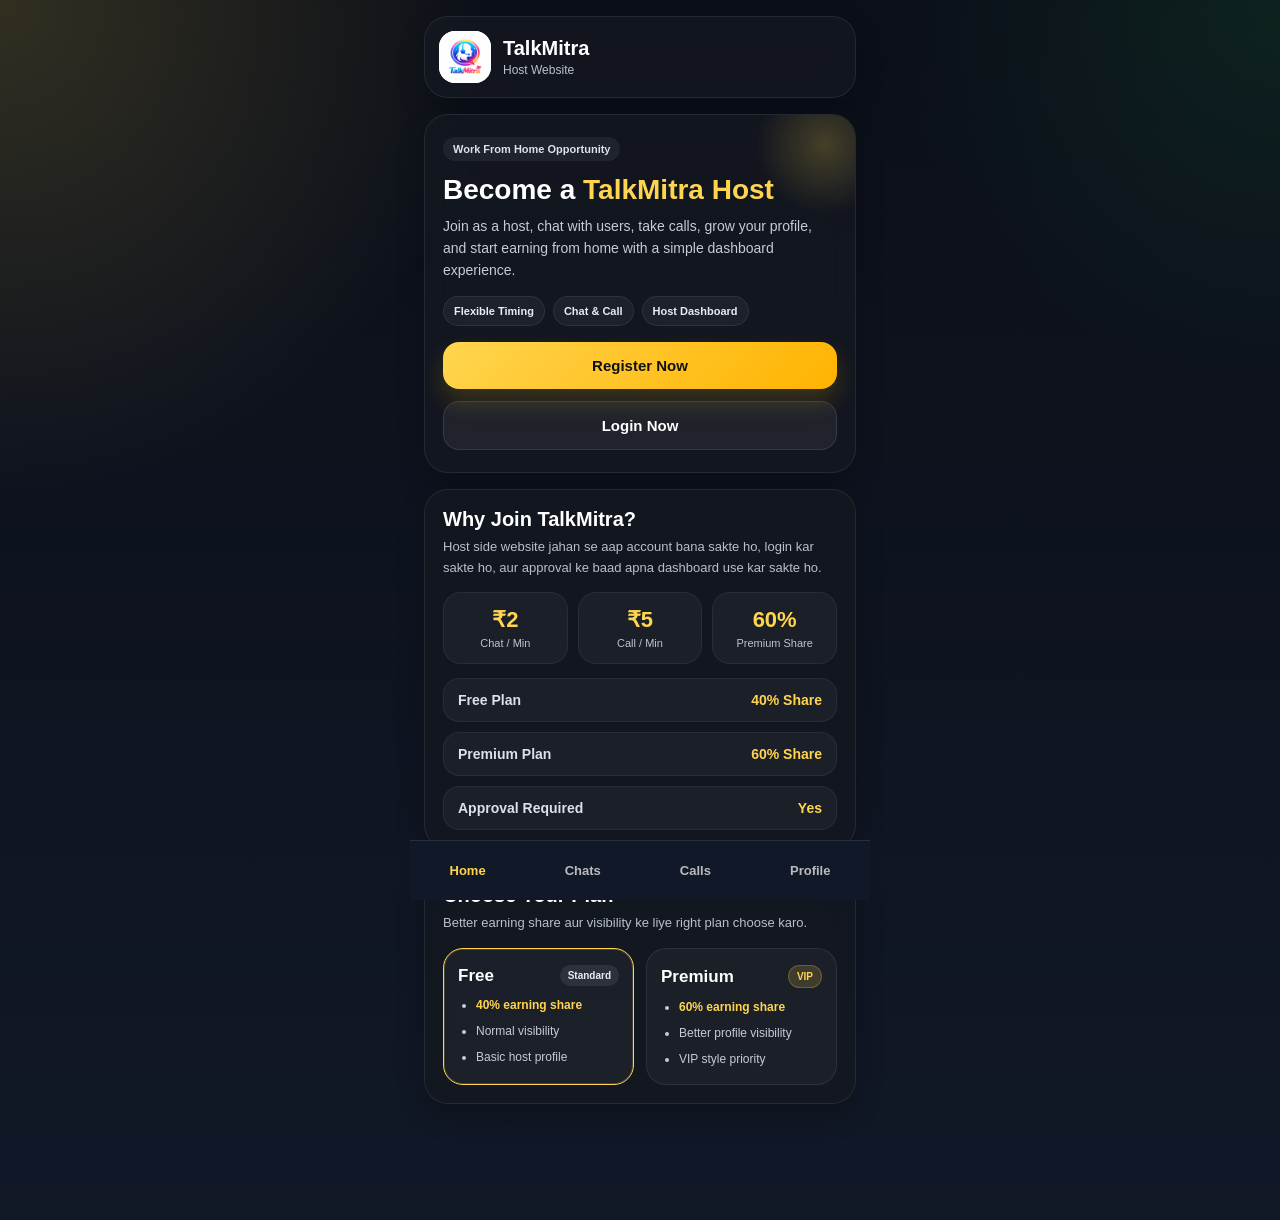
<file: TALKMITRA-host/index.html>
<!DOCTYPE html>
<html lang="en">
<head>
  <meta charset="UTF-8" />
  <meta name="viewport" content="width=device-width, initial-scale=1.0" />
  <title>TalkMitra Host</title>
  <link rel="stylesheet" href="assets/host-style.css" />
</head>
<body>
  <div class="page">

    <!-- TOPBAR -->
    <div class="topbar glass-card">
      <div class="logo-wrap">
        <img src="assets/logo.png" alt="TalkMitra Logo" />
      </div>
      <div>
        <div class="brand-title">TalkMitra</div>
        <div class="brand-sub">Host Website</div>
      </div>
    </div>

    <!-- HERO -->
    <div class="hero glass-card">
      <div class="badge">Work From Home Opportunity</div>
      <h1>Become a <span>TalkMitra Host</span></h1>
      <p>
        Join as a host, chat with users, take calls, grow your profile,
        and start earning from home with a simple dashboard experience.
      </p>

      <div class="chip-row">
        <div class="chip">Flexible Timing</div>
        <div class="chip">Chat & Call</div>
        <div class="chip">Host Dashboard</div>
      </div>

      <div class="form-grid" style="margin-top: 16px;">
        <button class="main-btn" onclick="goRegister()">Register Now</button>
        <button class="secondary-btn" onclick="goLogin()">Login Now</button>
      </div>
    </div>

    <!-- HOME SECTION -->
    <div id="homeSection" class="glass-card card">
      <h2 class="section-title">Why Join TalkMitra?</h2>
      <p class="section-subtitle">
        Host side website jahan se aap account bana sakte ho, login kar sakte ho,
        aur approval ke baad apna dashboard use kar sakte ho.
      </p>

      <div class="stats-grid">
        <div class="stat-box">
          <div class="stat-value">₹2</div>
          <div class="stat-label">Chat / Min</div>
        </div>
        <div class="stat-box">
          <div class="stat-value">₹5</div>
          <div class="stat-label">Call / Min</div>
        </div>
        <div class="stat-box">
          <div class="stat-value">60%</div>
          <div class="stat-label">Premium Share</div>
        </div>
      </div>

      <div class="info-list">
        <div class="info-item">
          <span>Free Plan</span>
          <strong>40% Share</strong>
        </div>
        <div class="info-item">
          <span>Premium Plan</span>
          <strong>60% Share</strong>
        </div>
        <div class="info-item">
          <span>Approval Required</span>
          <strong>Yes</strong>
        </div>
      </div>
    </div>

    <!-- CHATS SECTION -->
    <div id="chatsSection" class="glass-card card" style="display: none;">
      <h2 class="section-title">Chats</h2>
      <p class="section-subtitle">
        Approval ke baad aap chat requests handle kar paoge. Abhi ye preview section hai.
      </p>

      <div class="info-list">
        <div class="info-item">
          <span>Chat Status</span>
          <strong>Available After Login</strong>
        </div>
        <div class="info-item">
          <span>Chat Rate</span>
          <strong>₹2 / Min</strong>
        </div>
        <div class="info-item">
          <span>Live Chat Access</span>
          <strong>Dashboard Based</strong>
        </div>
      </div>

      <div class="note-box">
        Chat section backend connect hone ke baad live users ke saath work karega.
      </div>
    </div>

    <!-- CALLS SECTION -->
    <div id="callsSection" class="glass-card card" style="display: none;">
      <h2 class="section-title">Calls</h2>
      <p class="section-subtitle">
        Call section me approved hosts users ke saath voice calls receive karenge.
      </p>

      <div class="info-list">
        <div class="info-item">
          <span>Call Status</span>
          <strong>Available After Login</strong>
        </div>
        <div class="info-item">
          <span>Call Rate</span>
          <strong>₹5 / Min</strong>
        </div>
        <div class="info-item">
          <span>Voice Support</span>
          <strong>Host Dashboard</strong>
        </div>
      </div>

      <div class="note-box">
        Call backend connect hone ke baad ye section real host calling flow se link hoga.
      </div>
    </div>

    <!-- PROFILE SECTION -->
    <div id="profileSection" class="glass-card card" style="display: none;">
      <h2 class="section-title">Profile Access</h2>
      <p class="section-subtitle">
        Apna host profile dekhne ke liye login karna zaruri hai.
      </p>

      <div class="form-grid">
        <button class="main-btn" onclick="goLogin()">Login to Profile</button>
        <button class="secondary-btn" onclick="goRegister()">Create New Host Account</button>
      </div>
    </div>

    <!-- PLAN SECTION -->
    <div class="glass-card card">
      <h2 class="section-title">Choose Your Plan</h2>
      <p class="section-subtitle">
        Better earning share aur visibility ke liye right plan choose karo.
      </p>

      <div class="plan-grid">
        <div class="plan-card selected">
          <div class="plan-top">
            <h3>Free</h3>
            <span class="plan-pill free-pill">Standard</span>
          </div>
          <ul class="plan-points">
            <li><strong>40% earning share</strong></li>
            <li>Normal visibility</li>
            <li>Basic host profile</li>
          </ul>
        </div>

        <div class="plan-card">
          <div class="plan-top">
            <h3>Premium</h3>
            <span class="plan-pill premium-pill">VIP</span>
          </div>
          <ul class="plan-points">
            <li><strong>60% earning share</strong></li>
            <li>Better profile visibility</li>
            <li>VIP style priority</li>
          </ul>
        </div>
      </div>
    </div>

  </div>

  <!-- BOTTOM NAV -->
  <nav class="bottom-nav">
    <a href="#" class="active" id="homeNav" onclick="showSection('home'); return false;">Home</a>
    <a href="#" id="chatsNav" onclick="showSection('chats'); return false;">Chats</a>
    <a href="#" id="callsNav" onclick="showSection('calls'); return false;">Calls</a>
    <a href="#" id="profileNav" onclick="showSection('profile'); return false;">Profile</a>
  </nav>

  <script>
    function goRegister() {
      window.location.href = "register.html";
    }

    function goLogin() {
      window.location.href = "login.html";
    }

    function showSection(section) {
      document.getElementById("homeSection").style.display = "none";
      document.getElementById("chatsSection").style.display = "none";
      document.getElementById("callsSection").style.display = "none";
      document.getElementById("profileSection").style.display = "none";

      document.getElementById("homeNav").classList.remove("active");
      document.getElementById("chatsNav").classList.remove("active");
      document.getElementById("callsNav").classList.remove("active");
      document.getElementById("profileNav").classList.remove("active");

      if (section === "home") {
        document.getElementById("homeSection").style.display = "block";
        document.getElementById("homeNav").classList.add("active");
      }

      if (section === "chats") {
        document.getElementById("chatsSection").style.display = "block";
        document.getElementById("chatsNav").classList.add("active");
      }

      if (section === "calls") {
        document.getElementById("callsSection").style.display = "block";
        document.getElementById("callsNav").classList.add("active");
      }

      if (section === "profile") {
        document.getElementById("profileSection").style.display = "block";
        document.getElementById("profileNav").classList.add("active");
      }
    }
  </script>
</body>
</html>
</file>
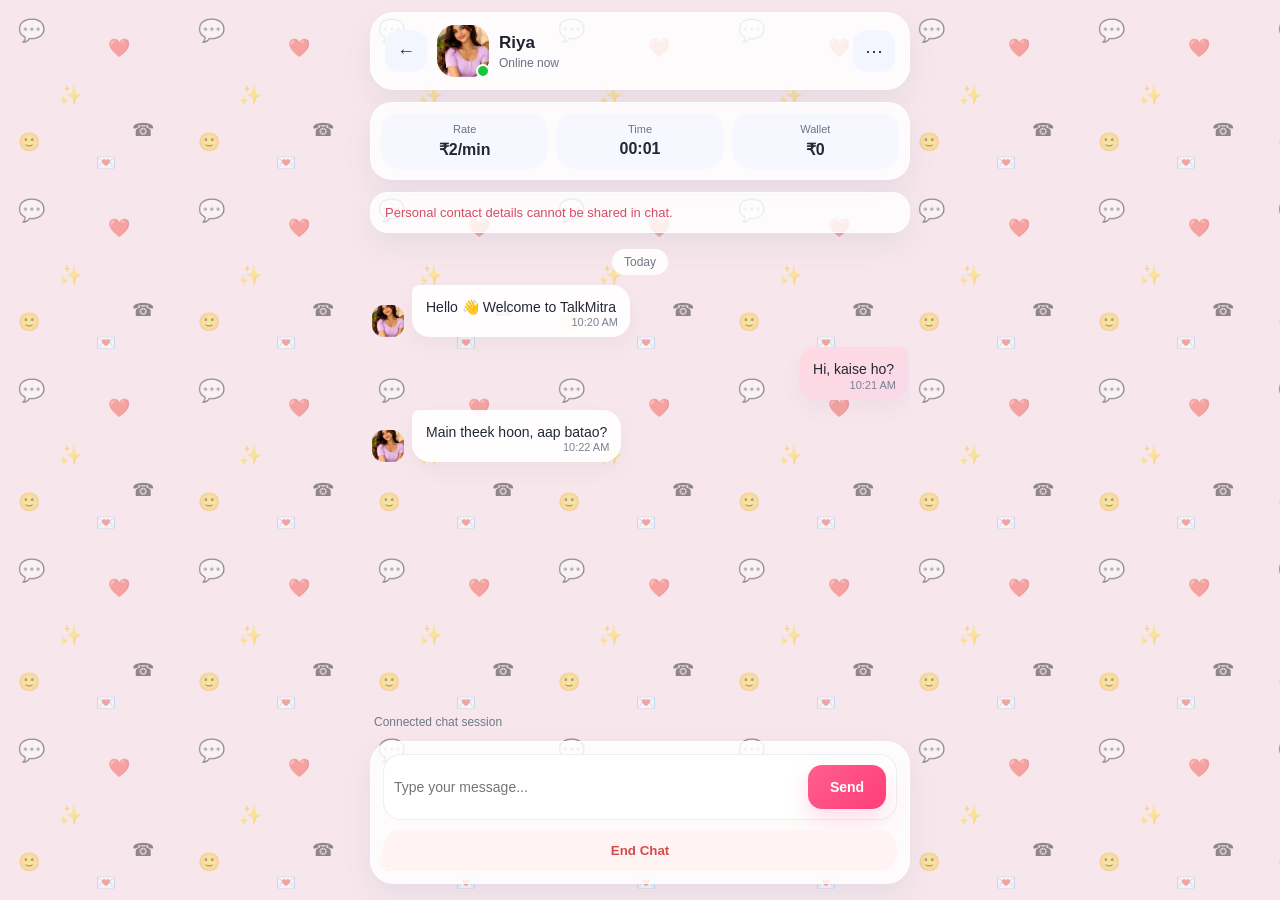
<file: chat.html>
<!DOCTYPE html>
<html lang="en">
<head>
  <meta charset="UTF-8" />
  <meta name="viewport" content="width=device-width, initial-scale=1.0" />
  <title>TalkMitra Chat</title>
  <link rel="stylesheet" href="chat.css" />
</head>
<body>
  <div class="chat-bg"></div>

  <div class="chat-page">
    <header class="chat-topbar">
      <div class="topbar-left">
        <button class="icon-btn" id="backBtn">←</button>

        <div class="host-mini-profile">
          <div class="host-avatar-wrap">
            <img src="assets/riya.jpg" alt="Host" class="host-avatar" id="chatHostImage" />
            <span class="online-dot"></span>
          </div>

          <div class="host-meta">
            <h2 id="chatHostName">Riya</h2>
            <p>Online now</p>
          </div>
        </div>
      </div>

      <button class="icon-btn" id="moreBtn">⋯</button>
    </header>

    <section class="chat-info-row">
      <div class="info-chip">
        <span class="chip-label">Rate</span>
        <strong id="chatRate">₹2/min</strong>
      </div>

      <div class="info-chip">
        <span class="chip-label">Time</span>
        <strong id="chatTimer">00:00</strong>
      </div>

      <div class="info-chip">
        <span class="chip-label">Wallet</span>
        <strong>₹<span id="walletBalanceLabel">0</span></strong>
      </div>
    </section>

    <div class="chat-notice">
      Personal contact details cannot be shared in chat.
    </div>

    <main class="chat-messages" id="chatMessages">
      <div class="day-pill">Today</div>

      <div class="message-row host">
        <img src="assets/riya.jpg" alt="Host" class="message-avatar" />
        <div class="message-bubble host-bubble">
          Hello 👋 Welcome to TalkMitra
          <span class="message-time">10:20 AM</span>
        </div>
      </div>

      <div class="message-row user">
        <div class="message-bubble user-bubble">
          Hi, kaise ho?
          <span class="message-time">10:21 AM</span>
        </div>
      </div>

      <div class="message-row host">
        <img src="assets/riya.jpg" alt="Host" class="message-avatar" />
        <div class="message-bubble host-bubble">
          Main theek hoon, aap batao?
          <span class="message-time">10:22 AM</span>
        </div>
      </div>
    </main>

    <div class="typing-line" id="typingLine">Connected chat session</div>

    <section class="chat-bottom">
      <div class="message-box">
        <input
          type="text"
          id="messageInput"
          placeholder="Type your message..."
          maxlength="500"
        />
        <button class="send-btn" id="sendBtn">Send</button>
      </div>

      <button class="end-chat-btn" id="endChatBtn">End Chat</button>
    </section>
  </div>

  <div class="toast hidden" id="toast"></div>
     <script src="chat.js"></script>
</body>
</html>
</file>
<file: TALKMITRA-host/assets/host-style.css>
* {
  margin: 0;
  padding: 0;
  box-sizing: border-box;
  font-family: Arial, sans-serif;
}

body {
  background:
    radial-gradient(circle at top left, rgba(255, 213, 79, 0.16), transparent 28%),
    radial-gradient(circle at top right, rgba(34, 197, 94, 0.10), transparent 22%),
    linear-gradient(180deg, #0b0f18 0%, #111827 100%);
  color: #ffffff;
  min-height: 100vh;
}

.page {
  width: 100%;
  max-width: 460px;
  margin: 0 auto;
  padding: 16px 14px 100px;
}

.topbar {
  display: flex;
  align-items: center;
  gap: 12px;
  padding: 14px;
  border-radius: 22px;
  margin-bottom: 16px;
}

.logo-wrap {
  width: 52px;
  height: 52px;
  border-radius: 16px;
  overflow: hidden;
  background: #ffffff;
  display: flex;
  align-items: center;
  justify-content: center;
  flex-shrink: 0;
}

.logo-wrap img {
  width: 100%;
  height: 100%;
  object-fit: contain;
  display: block;
}

.brand-title {
  font-size: 20px;
  font-weight: 700;
  margin-bottom: 3px;
}

.brand-sub {
  color: #b8c0cc;
  font-size: 12px;
}

.glass-card {
  background: rgba(20, 24, 32, 0.82);
  border: 1px solid rgba(255, 255, 255, 0.08);
  backdrop-filter: blur(12px);
  box-shadow: 0 12px 28px rgba(0, 0, 0, 0.22);
  border-radius: 24px;
}

.hero {
  padding: 22px 18px;
  margin-bottom: 16px;
  position: relative;
  overflow: hidden;
}

.hero::before {
  content: "";
  position: absolute;
  right: -40px;
  top: -40px;
  width: 140px;
  height: 140px;
  background: radial-gradient(circle, rgba(255, 213, 79, 0.22), transparent 70%);
  z-index: 0;
}

.hero > * {
  position: relative;
  z-index: 1;
}

.badge {
  display: inline-block;
  padding: 6px 10px;
  border-radius: 999px;
  background: rgba(255, 255, 255, 0.06);
  color: #dbe2eb;
  font-size: 11px;
  font-weight: 700;
  margin-bottom: 12px;
}

.hero h1 {
  font-size: 28px;
  line-height: 1.2;
  margin-bottom: 8px;
}

.hero h1 span {
  color: #ffd54f;
}

.hero p {
  color: #c5ccd7;
  font-size: 14px;
  line-height: 1.6;
  margin-bottom: 14px;
}

.chip-row {
  display: flex;
  flex-wrap: wrap;
  gap: 8px;
}

.chip {
  padding: 8px 10px;
  border-radius: 999px;
  font-size: 11px;
  font-weight: 700;
  background: rgba(255, 255, 255, 0.05);
  border: 1px solid rgba(255, 255, 255, 0.08);
  color: #e8edf5;
}

.card {
  padding: 18px;
  margin-bottom: 16px;
}

.section-title {
  font-size: 20px;
  margin-bottom: 6px;
}

.section-subtitle {
  font-size: 13px;
  color: #b8c0cc;
  line-height: 1.6;
  margin-bottom: 14px;
}

.stats-grid {
  display: grid;
  grid-template-columns: repeat(3, 1fr);
  gap: 10px;
  margin-bottom: 14px;
}

.stat-box {
  padding: 14px 10px;
  border-radius: 18px;
  background: rgba(255, 255, 255, 0.04);
  border: 1px solid rgba(255, 255, 255, 0.06);
  text-align: center;
}

.stat-value {
  color: #ffd54f;
  font-size: 22px;
  font-weight: 700;
  margin-bottom: 4px;
}

.stat-label {
  color: #bcc4cf;
  font-size: 11px;
}

.info-list {
  display: grid;
  gap: 10px;
}

.info-item {
  display: flex;
  justify-content: space-between;
  align-items: center;
  gap: 10px;
  padding: 13px 14px;
  border-radius: 16px;
  background: rgba(255, 255, 255, 0.04);
  border: 1px solid rgba(255, 255, 255, 0.06);
}

.info-item span {
  color: #dbe2eb;
  font-size: 14px;
  font-weight: 600;
}

.info-item strong {
  color: #ffd54f;
  font-size: 14px;
}

.plan-grid {
  display: grid;
  grid-template-columns: 1fr 1fr;
  gap: 12px;
  margin-top: 4px;
}

.plan-card {
  position: relative;
  padding: 16px 14px;
  border-radius: 20px;
  border: 1.5px solid rgba(255, 255, 255, 0.08);
  background: rgba(255, 255, 255, 0.04);
  cursor: pointer;
  transition: 0.2s ease;
}

.plan-card:hover {
  transform: translateY(-2px);
}

.plan-card.selected {
  border-color: #ffd54f;
  box-shadow: 0 0 0 1px rgba(255, 213, 79, 0.2) inset;
}

.plan-card input {
  display: none;
}

.plan-top {
  display: flex;
  justify-content: space-between;
  align-items: center;
  gap: 8px;
  margin-bottom: 10px;
}

.plan-top h3 {
  font-size: 17px;
}

.plan-pill {
  padding: 5px 8px;
  border-radius: 999px;
  font-size: 10px;
  font-weight: 700;
}

.free-pill {
  background: rgba(255, 255, 255, 0.08);
  color: #e8edf5;
}

.premium-pill {
  background: rgba(255, 213, 79, 0.16);
  color: #ffd54f;
  border: 1px solid rgba(255, 213, 79, 0.22);
}

.plan-points {
  display: grid;
  gap: 8px;
  padding-left: 18px;
}

.plan-points li {
  font-size: 12px;
  color: #c5ccd7;
  line-height: 1.5;
}

.plan-points strong {
  color: #ffd54f;
}

.note-box {
  margin-top: 12px;
  padding: 13px 14px;
  border-radius: 16px;
  background: rgba(255, 213, 79, 0.08);
  border: 1px solid rgba(255, 213, 79, 0.14);
  color: #f0e4b0;
  font-size: 13px;
  line-height: 1.6;
}

.form-grid {
  display: grid;
  gap: 12px;
}

.field {
  display: grid;
  gap: 6px;
}

.field label {
  font-size: 13px;
  color: #dbe2eb;
  font-weight: 600;
}

.field input,
.field textarea,
.field select {
  width: 100%;
  border: 1px solid rgba(255, 255, 255, 0.08);
  background: rgba(255, 255, 255, 0.04);
  color: #ffffff;
  border-radius: 14px;
  padding: 13px 14px;
  outline: none;
  font-size: 14px;
}

.field textarea {
  min-height: 90px;
  resize: vertical;
}

.field select option {
  background: #111827;
  color: #ffffff;
}

.main-btn,
.secondary-btn {
  width: 100%;
  padding: 15px 16px;
  border: none;
  border-radius: 16px;
  font-size: 15px;
  font-weight: 800;
  cursor: pointer;
  transition: 0.2s ease;
}

.main-btn {
  background: linear-gradient(135deg, #ffd54f, #ffb300);
  color: #111111;
  box-shadow: 0 12px 24px rgba(255, 193, 7, 0.18);
}

.main-btn:hover,
.secondary-btn:hover {
  transform: translateY(-1px);
}

.secondary-btn {
  background: rgba(255, 255, 255, 0.06);
  color: #ffffff;
  border: 1px solid rgba(255, 255, 255, 0.1);
}

.status-box {
  margin-top: 4px;
  text-align: center;
  font-size: 13px;
  min-height: 18px;
  color: #c5ccd7;
}

.status-box.error {
  color: #ff7f7f;
}

.status-box.success {
  color: #78f0a5;
}

@media (max-width: 540px) {
  .page {
    padding: 14px 10px 95px;
  }

  .topbar {
    padding: 12px;
    border-radius: 18px;
  }

  .brand-title {
    font-size: 18px;
  }

  .hero {
    padding: 18px 14px;
  }

  .hero h1 {
    font-size: 24px;
  }

  .card {
    padding: 14px;
    border-radius: 18px;
  }

  .stats-grid {
    gap: 8px;
  }

  .stat-value {
    font-size: 18px;
  }

  .stat-label {
    font-size: 10px;
  }

  .plan-grid {
    grid-template-columns: 1fr;
  }
}

.bottom-nav {
  position: fixed;
  bottom: 0;
  left: 0;
  width: 100%;
  max-width: 460px;
  margin: auto;
  right: 0;
  height: 60px;
  background: #111827;
  display: flex;
  justify-content: space-around;
  align-items: center;
  border-top: 1px solid rgba(255,255,255,0.1);
  z-index: 999;
}

.bottom-nav a {
  color: #bbb;
  text-decoration: none;
  font-size: 13px;
  font-weight: 600;
}

.bottom-nav a.active {
  color: #ffd54f;
}
</file>
<file: chat.css>
/* chat.css FULL FINAL */

* {
  margin: 0;
  padding: 0;
  box-sizing: border-box;
  font-family: Arial, sans-serif;
}

body {
  min-height: 100vh;
  background: #f7e7ec;
  color: #232836;
}

/* WhatsApp style wallpaper */
.chat-bg {
  position: fixed;
  inset: 0;
  opacity: 0.42;
  background-image:
    url("data:image/svg+xml,%3Csvg xmlns='http://www.w3.org/2000/svg' width='180' height='180' viewBox='0 0 180 180'%3E%3Ctext x='18' y='38' font-size='22'%3E💬%3C/text%3E%3Ctext x='108' y='54' font-size='18'%3E❤️%3C/text%3E%3Ctext x='58' y='102' font-size='20'%3E✨%3C/text%3E%3Ctext x='132' y='136' font-size='18'%3E☎%3C/text%3E%3Ctext x='18' y='148' font-size='18'%3E🙂%3C/text%3E%3Ctext x='96' y='168' font-size='16'%3E💌%3C/text%3E%3C/svg%3E");
  background-size: 180px 180px;
  background-repeat: repeat;
  pointer-events: none;
}

.chat-page {
  position: relative;
  z-index: 1;
  max-width: 560px;
  margin: 0 auto;
  min-height: 100vh;
  padding: 12px 10px 16px;
  display: flex;
  flex-direction: column;
  gap: 12px;
}

/* glass cards */
.chat-topbar,
.chat-info-row,
.chat-bottom,
.chat-notice {
  background: rgba(255,255,255,0.82);
  border: 1px solid rgba(255,255,255,0.65);
  box-shadow: 0 12px 28px rgba(112,114,155,0.10);
}

/* top bar */
.chat-topbar {
  border-radius: 24px;
  padding: 12px 14px;
  display: flex;
  align-items: center;
  justify-content: space-between;
  gap: 10px;
}

.topbar-left {
  display: flex;
  align-items: center;
  gap: 10px;
  min-width: 0;
}

.icon-btn {
  width: 42px;
  height: 42px;
  border: none;
  border-radius: 14px;
  background: #f4f6ff;
  color: #293041;
  font-size: 18px;
  cursor: pointer;
  flex-shrink: 0;
}

.host-mini-profile {
  display: flex;
  align-items: center;
  gap: 10px;
  min-width: 0;
}

.host-avatar-wrap {
  position: relative;
  width: 52px;
  height: 52px;
  flex-shrink: 0;
}

.host-avatar {
  width: 52px;
  height: 52px;
  border-radius: 18px;
  object-fit: cover;
  background: #fff;
}

.online-dot {
  position: absolute;
  right: -1px;
  bottom: -1px;
  width: 14px;
  height: 14px;
  border-radius: 50%;
  background: #18c63c;
  border: 2px solid #fff;
}

.host-meta h2 {
  font-size: 17px;
  color: #1f2430;
  margin-bottom: 3px;
}

.host-meta p {
  font-size: 12px;
  color: #697082;
}

/* top stats */
.chat-info-row {
  border-radius: 22px;
  padding: 10px;
  display: grid;
  grid-template-columns: repeat(3, 1fr);
  gap: 8px;
}

.info-chip {
  background: #f7f8ff;
  border-radius: 18px;
  padding: 10px 8px;
  text-align: center;
}

.chip-label {
  display: block;
  font-size: 11px;
  color: #6d7485;
  margin-bottom: 5px;
}

.info-chip strong {
  font-size: 16px;
  color: #232836;
}

/* notice */
.chat-notice {
  border-radius: 18px;
  padding: 12px 14px;
  font-size: 13px;
  color: #d84c64;
}

/* messages */
.chat-messages {
  flex: 1;
  min-height: 320px;
  overflow-y: auto;
  padding: 4px 2px 0;
  display: flex;
  flex-direction: column;
  gap: 10px;
}

.day-pill {
  align-self: center;
  background: rgba(255,255,255,0.88);
  color: #6f7789;
  padding: 6px 12px;
  border-radius: 999px;
  font-size: 12px;
}

.message-row {
  display: flex;
  align-items: flex-end;
  gap: 8px;
}

.message-row.user {
  justify-content: flex-end;
}

.message-row.host {
  justify-content: flex-start;
}

.message-avatar {
  width: 32px;
  height: 32px;
  border-radius: 12px;
  object-fit: cover;
  background: #fff;
  flex-shrink: 0;
}

.message-bubble {
  max-width: 76%;
  padding: 12px 14px 20px;
  border-radius: 18px;
  position: relative;
  font-size: 14px;
  line-height: 1.45;
  box-shadow: 0 8px 20px rgba(100,95,142,0.06);
}

.host-bubble {
  background: rgba(255,255,255,0.92);
  color: #232836;
  border-top-left-radius: 8px;
}

.user-bubble {
  background: linear-gradient(135deg, #ffd9e2, #f9d9e8);
  color: #232836;
  border-top-right-radius: 8px;
}

.message-time {
  position: absolute;
  right: 12px;
  bottom: 6px;
  font-size: 11px;
  color: #7b8291;
}

.typing-line {
  font-size: 12px;
  color: #707888;
  padding: 0 4px;
}

/* bottom input */
.chat-bottom {
  border-radius: 24px;
  padding: 12px;
  display: grid;
  gap: 10px;
}

.message-box {
  display: flex;
  align-items: center;
  gap: 10px;
  background: #ffffff;
  border: 1px solid rgba(110,120,150,0.12);
  border-radius: 18px;
  padding: 10px;
}

.message-box input {
  flex: 1;
  border: none;
  outline: none;
  font-size: 14px;
  background: transparent;
  color: #232836;
}

/* send button */
.send-btn {
  min-width: 78px;
  height: 44px;
  padding: 0 18px;
  border: none;
  border-radius: 14px;
  background: linear-gradient(135deg, #ff5f8d, #ff3d7a);
  color: #fff;
  font-size: 14px;
  font-weight: 700;
  cursor: pointer;
  flex-shrink: 0;
  box-shadow: 0 10px 22px rgba(255,61,122,0.18);
}

/* end chat */
.end-chat-btn {
  border: none;
  padding: 13px;
  border-radius: 18px;
  background: #fff3f3;
  color: #d54c4c;
  font-weight: 700;
  cursor: pointer;
}

/* toast */
.toast {
  position: fixed;
  left: 50%;
  bottom: 84px;
  transform: translateX(-50%);
  width: calc(100% - 28px);
  max-width: 420px;
  background: rgba(35,39,49,0.96);
  color: #fff;
  padding: 13px 16px;
  border-radius: 14px;
  text-align: center;
  font-size: 14px;
  z-index: 20;
}

.hidden {
  display: none !important;
}

/* mobile */
@media (max-width: 540px) {
  .chat-page {
    padding: 10px 8px 14px;
  }

  .chat-topbar {
    padding: 10px 12px;
  }

  .icon-btn {
    width: 38px;
    height: 38px;
    font-size: 16px;
  }

  .host-avatar-wrap,
  .host-avatar {
    width: 46px;
    height: 46px;
  }

  .host-meta h2 {
    font-size: 15px;
  }

  .chat-info-row {
    gap: 6px;
    padding: 8px;
  }

  .info-chip {
    padding: 9px 6px;
  }

  .info-chip strong {
    font-size: 14px;
  }

  .message-bubble {
    max-width: 84%;
    font-size: 13px;
  }

  .send-btn {
    min-width: 70px;
    height: 40px;
    padding: 0 14px;
    font-size: 13px;
  }
}
</file>
